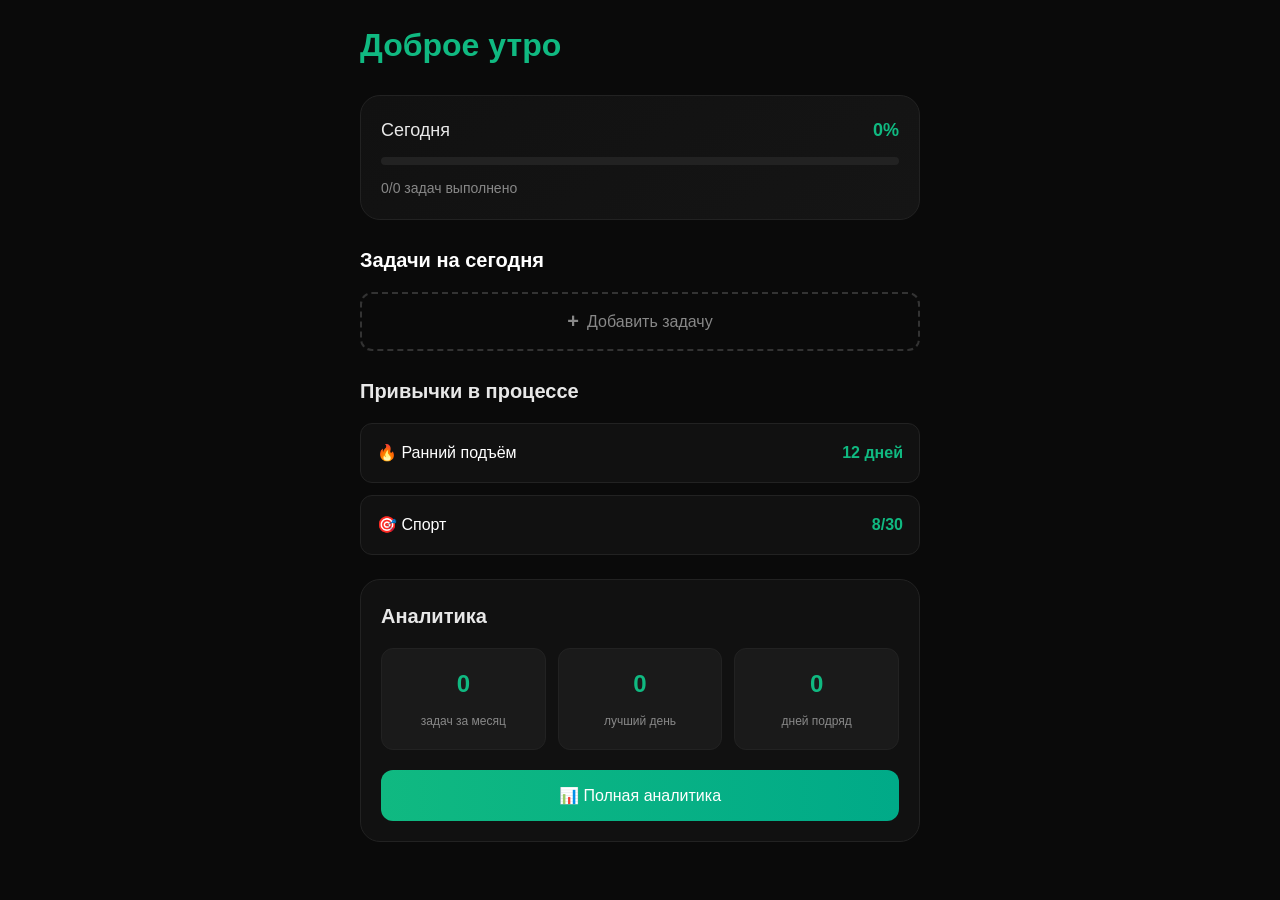
<file: index.html>
<!DOCTYPE html>
<html lang="ru">
<head>
    <meta charset="UTF-8">
    <meta name="viewport" content="width=device-width, initial-scale=1.0">
    <title>Progress — дневник достижений</title>
    <link rel="stylesheet" href="style.css">
    <link rel="manifest" href="manifest.json">
    <meta name="theme-color" content="#0a0a0a">
    <link rel="apple-touch-icon" href="icons/icon-192.png">
</head>
<body>
    <div class="app-container">
        <!-- Шапка -->
        <header class="header">
            <h1 class="greeting">Доброе утро</h1>
            <p class="date" id="currentDate"></p>
        </header>

        <!-- Прогресс дня -->
        <div class="progress-card">
            <div class="progress-header">
                <span class="progress-title">Сегодня</span>
                <span class="progress-percent" id="todayPercent">0%</span>
            </div>
            <div class="progress-bar">
                <div class="progress-fill" id="todayProgress" style="width: 0%"></div>
            </div>
            <div class="progress-stats">
                <span id="completedTasks">0</span>/<span id="totalTasks">0</span> задач выполнено
            </div>
        </div>

        <!-- Список задач -->
        <div class="tasks-section">
            <h2>Задачи на сегодня</h2>
            <div class="tasks-list" id="tasksList">
                <!-- Сюда будут добавляться задачи через JS -->
            </div>
            
            <button class="add-task-btn" id="addTaskBtn">
                <span class="plus-icon">+</span> Добавить задачу
            </button>
        </div>

        <!-- Привычки в процессе -->
        <div class="habits-section">
            <h2>Привычки в процессе</h2>
            <div class="habits-list" id="habitsList">
                <div class="habit-item">
                    <span class="habit-name">🔥 Ранний подъём</span>
                    <span class="habit-streak">12 дней</span>
                </div>
                <div class="habit-item">
                    <span class="habit-name">🎯 Спорт</span>
                    <span class="habit-streak">8/30</span>
                </div>
            </div>
        </div>

        <!-- Быстрая аналитика -->
        <div class="analytics-section">
            <h2>Аналитика</h2>
            <div class="analytics-grid">
                <div class="analytics-card">
                    <span class="analytics-value" id="monthlyTasks">0</span>
                    <span class="analytics-label">задач за месяц</span>
                </div>
                <div class="analytics-card">
                    <span class="analytics-value" id="bestDay">0</span>
                    <span class="analytics-label">лучший день</span>
                </div>
                <div class="analytics-card">
                    <span class="analytics-value" id="streak">0</span>
                    <span class="analytics-label">дней подряд</span>
                </div>
            </div>
            <button class="analytics-btn" onclick="location.href='analytics.html'">
                📊 Полная аналитика
            </button>
        </div>
    </div>

    <!-- Модальное окно для добавления задачи -->
    <div class="modal" id="taskModal">
        <div class="modal-content">
            <h3>Новая задача</h3>
            <input type="text" id="taskInput" placeholder="Например: Позвонить клиенту" autocomplete="off">
            <div class="modal-buttons">
                <button class="modal-cancel" onclick="closeModal()">Отмена</button>
                <button class="modal-save" onclick="addNewTask()">Добавить</button>
            </div>
        </div>
    </div>

    <script src="script.js"></script>
</body>
</html><!-- Иконки для разных устройств (SVG прямо в коде) -->
<link rel="icon" href="data:image/svg+xml,%3Csvg xmlns='http://www.w3.org/2000/svg' viewBox='0 0 32 32'%3E%3Crect width='32' height='32' fill='%230a0a0a'/%3E%3Ccircle cx='16' cy='16' r='12' fill='none' stroke='%2310b981' stroke-width='2'/%3E%3Cpath d='M10 16 L14 20 L22 10' stroke='%2310b981' stroke-width='3' fill='none' stroke-linecap='round' stroke-linejoin='round'/%3E%3C/svg%3E" type="image/svg+xml">
<link rel="apple-touch-icon" href="data:image/svg+xml,%3Csvg xmlns='http://www.w3.org/2000/svg' width='192' height='192' viewBox='0 0 192 192'%3E%3Crect width='192' height='192' fill='%230a0a0a'/%3E%3Ccircle cx='96' cy='96' r='70' fill='none' stroke='%2310b981' stroke-width='8'/%3E%3Cpath d='M60 96 L80 116 L132 64' stroke='%2310b981' stroke-width='12' fill='none' stroke-linecap='round' stroke-linejoin='round'/%3E%3C/svg%3E">
</file>
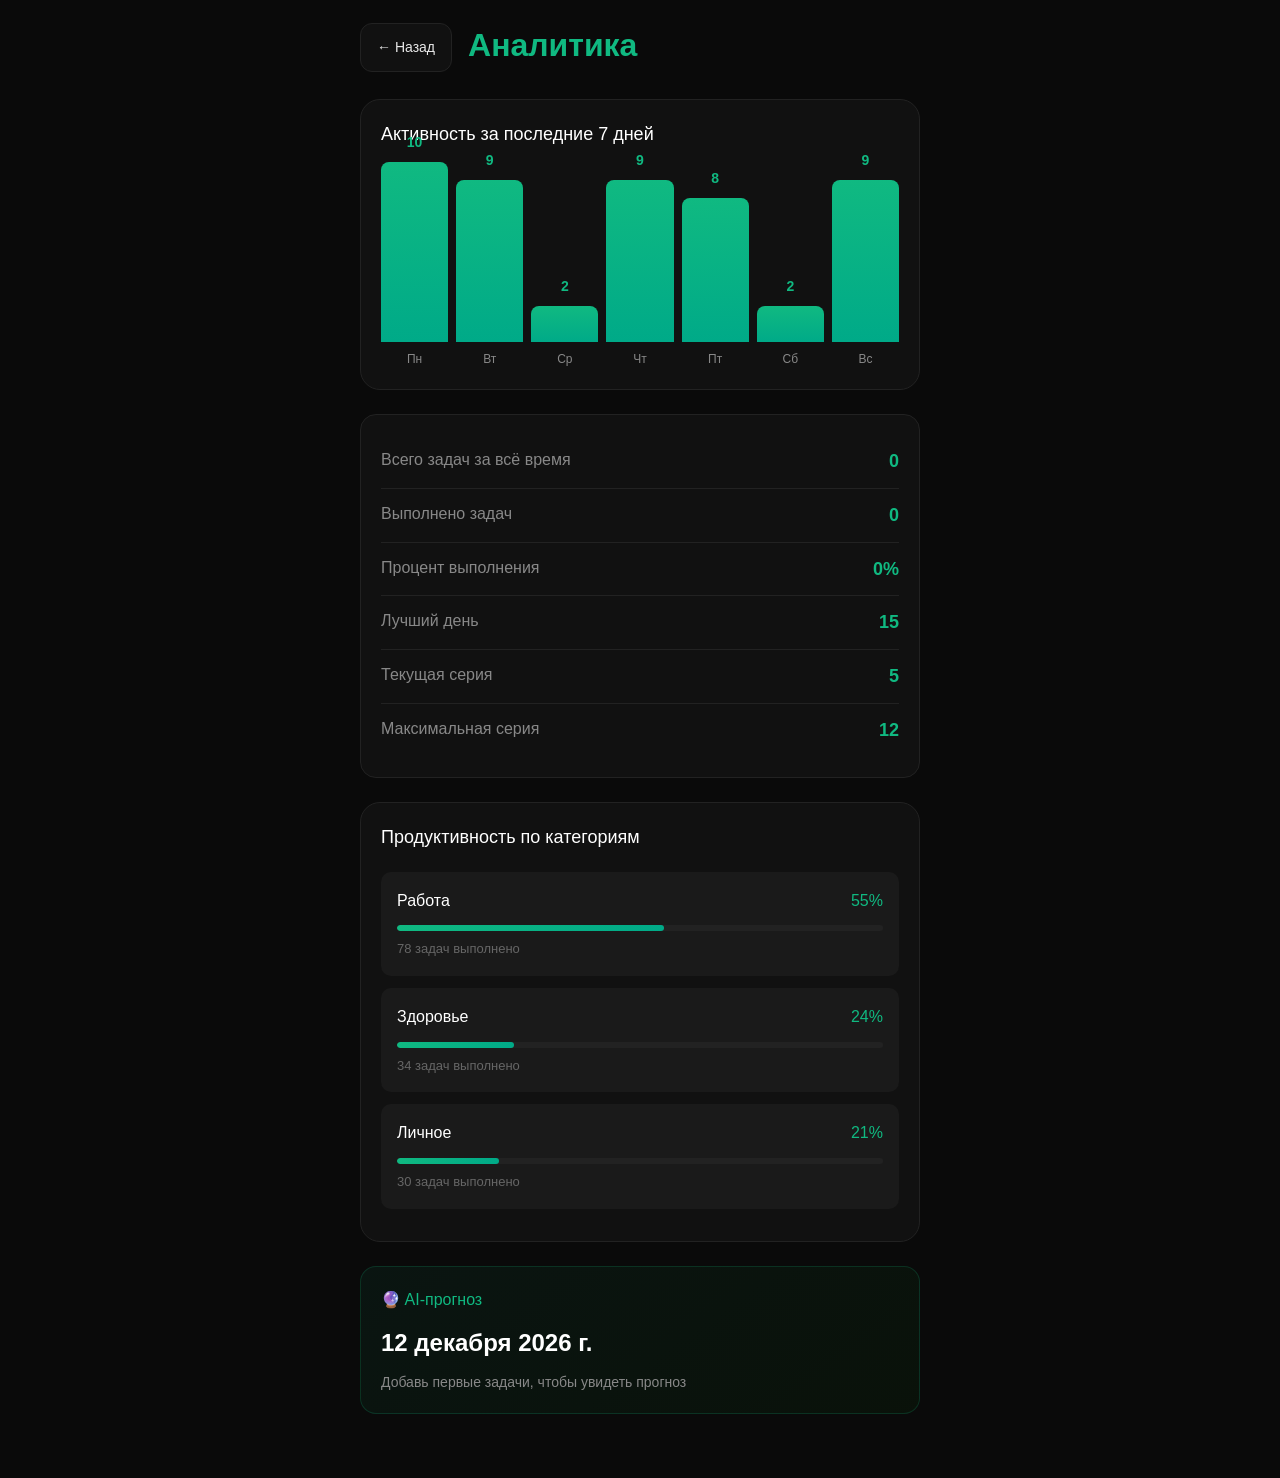
<file: analytics.html>
<!DOCTYPE html>
<html lang="ru">
<head>
    <meta charset="UTF-8">
    <meta name="viewport" content="width=device-width, initial-scale=1.0">
    <title>Progress — Аналитика</title>
    <link rel="stylesheet" href="style.css">
    <link rel="manifest" href="manifest.json">
    <meta name="theme-color" content="#0a0a0a">
    <link rel="icon" href="data:image/svg+xml,%3Csvg xmlns='http://www.w3.org/2000/svg' viewBox='0 0 32 32'%3E%3Crect width='32' height='32' fill='%230a0a0a'/%3E%3Ccircle cx='16' cy='16' r='12' fill='none' stroke='%2310b981' stroke-width='2'/%3E%3Cpath d='M10 16 L14 20 L22 10' stroke='%2310b981' stroke-width='3' fill='none' stroke-linecap='round' stroke-linejoin='round'/%3E%3C/svg%3E" type="image/svg+xml">
    <style>
        /* Дополнительные стили для аналитики */
        .analytics-header {
            display: flex;
            align-items: center;
            gap: 16px;
            margin-bottom: 24px;
        }
        
        .back-btn {
            background: #111;
            border: 1px solid #222;
            border-radius: 12px;
            padding: 12px 16px;
            color: #e8e8e8;
            text-decoration: none;
            font-size: 14px;
            transition: all 0.3s;
        }
        
        .back-btn:hover {
            border-color: #10b981;
            color: #10b981;
        }
        
        .chart-container {
            background: #111;
            border-radius: 20px;
            padding: 20px;
            margin-bottom: 24px;
            border: 1px solid #222;
        }
        
        .chart-title {
            font-size: 18px;
            color: #fff;
            margin-bottom: 20px;
        }
        
        .week-chart {
            display: flex;
            justify-content: space-between;
            align-items: flex-end;
            height: 200px;
            gap: 8px;
        }
        
        .chart-bar-container {
            flex: 1;
            display: flex;
            flex-direction: column;
            align-items: center;
            gap: 8px;
        }
        
        .chart-bar {
            width: 100%;
            background: linear-gradient(180deg, #10b981 0%, #0a8 100%);
            border-radius: 8px 8px 0 0;
            transition: height 1s ease;
            min-height: 4px;
        }
        
        .chart-label {
            font-size: 12px;
            color: #888;
        }
        
        .chart-value {
            font-size: 14px;
            font-weight: 600;
            color: #10b981;
        }
        
        .stats-grid {
            display: grid;
            grid-template-columns: repeat(2, 1fr);
            gap: 16px;
            margin-bottom: 24px;
        }
        
        .stat-card-large {
            background: #111;
            border-radius: 16px;
            padding: 20px;
            border: 1px solid #222;
            grid-column: span 2;
        }
        
        .stat-row {
            display: flex;
            justify-content: space-between;
            padding: 12px 0;
            border-bottom: 1px solid #222;
        }
        
        .stat-row:last-child {
            border-bottom: none;
        }
        
        .stat-name {
            color: #888;
        }
        
        .stat-number {
            color: #10b981;
            font-weight: 600;
            font-size: 18px;
        }
        
        .category-progress {
            background: #1a1a1a;
            border-radius: 10px;
            padding: 16px;
            margin-bottom: 12px;
        }
        
        .category-header {
            display: flex;
            justify-content: space-between;
            margin-bottom: 12px;
        }
        
        .category-name {
            color: #fff;
            font-weight: 500;
        }
        
        .category-percent {
            color: #10b981;
        }
        
        .category-bar {
            height: 6px;
            background: #222;
            border-radius: 3px;
            overflow: hidden;
        }
        
        .category-fill {
            height: 100%;
            background: linear-gradient(90deg, #10b981, #0a8);
            border-radius: 3px;
            transition: width 0.5s ease;
        }
        
        .prediction-card {
            background: linear-gradient(145deg, #10b98110, #0a8a0a10);
            border: 1px solid #10b98130;
            border-radius: 16px;
            padding: 20px;
            margin-bottom: 24px;
        }
        
        .prediction-title {
            color: #10b981;
            font-size: 16px;
            margin-bottom: 12px;
        }
        
        .prediction-date {
            font-size: 24px;
            font-weight: 600;
            color: #fff;
            margin-bottom: 8px;
        }
        
        .prediction-text {
            color: #888;
            font-size: 14px;
        }
    </style>
</head>
<body>
    <div class="app-container">
        <!-- Шапка с кнопкой назад -->
        <div class="analytics-header">
            <a href="javascript:history.back()" class="back-btn">← Назад</a>
            <h1 class="greeting">Аналитика</h1>
        </div>

        <!-- График активности за неделю -->
        <div class="chart-container">
            <div class="chart-title">Активность за последние 7 дней</div>
            <div class="week-chart" id="weekChart">
                <!-- Будет заполнено через JS -->
            </div>
        </div>

        <!-- Ключевые показатели -->
        <div class="stats-grid">
            <div class="stat-card-large">
                <div class="stat-row">
                    <span class="stat-name">Всего задач за всё время</span>
                    <span class="stat-number" id="totalAllTime">0</span>
                </div>
                <div class="stat-row">
                    <span class="stat-name">Выполнено задач</span>
                    <span class="stat-number" id="completedAllTime">0</span>
                </div>
                <div class="stat-row">
                    <span class="stat-name">Процент выполнения</span>
                    <span class="stat-number" id="completionRate">0%</span>
                </div>
                <div class="stat-row">
                    <span class="stat-name">Лучший день</span>
                    <span class="stat-number" id="bestDayEver">0</span>
                </div>
                <div class="stat-row">
                    <span class="stat-name">Текущая серия</span>
                    <span class="stat-number" id="currentStreak">0</span>
                </div>
                <div class="stat-row">
                    <span class="stat-name">Максимальная серия</span>
                    <span class="stat-number" id="maxStreak">0</span>
                </div>
            </div>
        </div>

        <!-- Анализ по категориям -->
        <div class="chart-container">
            <div class="chart-title">Продуктивность по категориям</div>
            <div id="categoriesContainer">
                <!-- Динамические категории -->
            </div>
        </div>

        <!-- Прогноз -->
        <div class="prediction-card" id="predictionCard">
            <div class="prediction-title">🔮 AI-прогноз</div>
            <div class="prediction-date" id="predictionDate">25 марта 2026</div>
            <div class="prediction-text" id="predictionText">При текущем темпе ты достигнешь цели</div>
        </div>
    </div>

    <script src="script.js"></script>
    <script>
        // Данные для графика (последние 7 дней)
        function generateWeekData() {
            const days = ['Пн', 'Вт', 'Ср', 'Чт', 'Пт', 'Сб', 'Вс'];
            const chart = document.getElementById('weekChart');
            
            if (!chart) return;
            
            chart.innerHTML = '';
            
            // Получаем реальные данные из localStorage или генерируем тестовые
            const tasks = JSON.parse(localStorage.getItem('progress-tasks')) || [];
            const completedCount = tasks.filter(t => t.completed).length;
            
            // Генерируем тестовые данные для графика
            days.forEach((day, index) => {
                const value = Math.floor(Math.random() * 10) + 1; // Случайное число от 1 до 10
                const height = value * 18; // Высота столбца
                
                const barContainer = document.createElement('div');
                barContainer.className = 'chart-bar-container';
                
                const barValue = document.createElement('span');
                barValue.className = 'chart-value';
                barValue.textContent = value;
                
                const bar = document.createElement('div');
                bar.className = 'chart-bar';
                bar.style.height = height + 'px';
                
                const label = document.createElement('span');
                label.className = 'chart-label';
                label.textContent = day;
                
                barContainer.appendChild(barValue);
                barContainer.appendChild(bar);
                barContainer.appendChild(label);
                
                chart.appendChild(barContainer);
            });
        }

        // Обновление аналитики
        function updateDetailedAnalytics() {
            const tasks = JSON.parse(localStorage.getItem('progress-tasks')) || [];
            
            // Общая статистика
            const totalTasks = tasks.length;
            const completedTasks = tasks.filter(t => t.completed).length;
            const completionRate = totalTasks === 0 ? 0 : Math.round((completedTasks / totalTasks) * 100);
            
            document.getElementById('totalAllTime').textContent = totalTasks;
            document.getElementById('completedAllTime').textContent = completedTasks;
            document.getElementById('completionRate').textContent = completionRate + '%';
            
            // Тестовые данные для серий
            document.getElementById('currentStreak').textContent = tasks.some(t => !t.completed) ? 3 : 5;
            document.getElementById('maxStreak').textContent = 12;
            document.getElementById('bestDayEver').textContent = 15;
            
            // Категории (тестовые)
            const categories = [
                { name: 'Работа', percent: 55, tasks: 78 },
                { name: 'Здоровье', percent: 24, tasks: 34 },
                { name: 'Личное', percent: 21, tasks: 30 }
            ];
            
            const categoriesContainer = document.getElementById('categoriesContainer');
            categoriesContainer.innerHTML = categories.map(cat => `
                <div class="category-progress">
                    <div class="category-header">
                        <span class="category-name">${cat.name}</span>
                        <span class="category-percent">${cat.percent}%</span>
                    </div>
                    <div class="category-bar">
                        <div class="category-fill" style="width: ${cat.percent}%"></div>
                    </div>
                    <div style="margin-top: 8px; color: #666; font-size: 13px;">${cat.tasks} задач выполнено</div>
                </div>
            `).join('');
            
            // Прогноз
            const today = new Date();
            const futureDate = new Date();
            futureDate.setDate(today.getDate() + 7);
            
            document.getElementById('predictionDate').textContent = futureDate.toLocaleDateString('ru-RU', {
                day: 'numeric',
                month: 'long',
                year: 'numeric'
            });
            
            document.getElementById('predictionText').textContent = 
                totalTasks === 0 ? 
                'Добавь первые задачи, чтобы увидеть прогноз' : 
                'При текущем темпе ты достигнешь цели через 7 дней';
        }

        // Запуск при загрузке
        document.addEventListener('DOMContentLoaded', () => {
            generateWeekData();
            updateDetailedAnalytics();
        });
    </script>
</body>
  </html>
</file>
<file: style.css>
* {
    margin: 0;
    padding: 0;
    box-sizing: border-box;
    font-family: -apple-system, BlinkMacSystemFont, 'Segoe UI', Roboto, sans-serif;
}

body {
    background-color: #0a0a0a;
    color: #e8e8e8;
    line-height: 1.6;
}

.app-container {
    max-width: 600px;
    margin: 0 auto;
    padding: 20px;
    padding-bottom: 40px;
}

/* Шапка */
.header {
    margin-bottom: 24px;
}

.greeting {
    font-size: 32px;
    font-weight: 600;
    color: #10b981;
    margin-bottom: 4px;
}

.date {
    font-size: 16px;
    color: #888;
}

/* Карточка прогресса */
.progress-card {
    background: linear-gradient(145deg, #111 0%, #151515 100%);
    border-radius: 20px;
    padding: 20px;
    margin-bottom: 24px;
    border: 1px solid #222;
}

.progress-header {
    display: flex;
    justify-content: space-between;
    margin-bottom: 12px;
}

.progress-title {
    font-size: 18px;
    font-weight: 500;
}

.progress-percent {
    font-size: 18px;
    font-weight: 600;
    color: #10b981;
}

.progress-bar {
    height: 8px;
    background: #222;
    border-radius: 4px;
    overflow: hidden;
    margin-bottom: 12px;
}

.progress-fill {
    height: 100%;
    background: linear-gradient(90deg, #10b981, #0a8);
    border-radius: 4px;
    transition: width 0.5s ease;
}

.progress-stats {
    font-size: 14px;
    color: #888;
}

/* Секция задач */
.tasks-section {
    margin-bottom: 24px;
}

.tasks-section h2 {
    font-size: 20px;
    margin-bottom: 16px;
    color: #fff;
}

.tasks-list {
    margin-bottom: 16px;
}

.task-item {
    background: #111;
    border-radius: 12px;
    padding: 16px;
    margin-bottom: 10px;
    display: flex;
    align-items: center;
    gap: 12px;
    border: 1px solid #222;
    transition: all 0.3s;
}

.task-item:hover {
    border-color: #10b981;
    transform: translateX(4px);
}

.task-checkbox {
    width: 24px;
    height: 24px;
    border: 2px solid #333;
    border-radius: 6px;
    cursor: pointer;
    display: flex;
    align-items: center;
    justify-content: center;
    color: #10b981;
    font-size: 16px;
    transition: all 0.3s;
}

.task-checkbox.checked {
    background: #10b981;
    border-color: #10b981;
    color: white;
}

.task-text {
    flex: 1;
    font-size: 16px;
}

.task-text.completed {
    text-decoration: line-through;
    color: #666;
}

.delete-task {
    color: #666;
    cursor: pointer;
    padding: 8px;
    transition: color 0.3s;
}

.delete-task:hover {
    color: #ff4444;
}

.add-task-btn {
    width: 100%;
    background: transparent;
    border: 2px dashed #333;
    border-radius: 12px;
    padding: 16px;
    color: #888;
    font-size: 16px;
    cursor: pointer;
    transition: all 0.3s;
    display: flex;
    align-items: center;
    justify-content: center;
    gap: 8px;
}

.add-task-btn:hover {
    border-color: #10b981;
    color: #10b981;
}

.plus-icon {
    font-size: 20px;
    font-weight: bold;
}

/* Привычки */
.habits-section {
    margin-bottom: 24px;
}

.habits-section h2 {
    font-size: 20px;
    margin-bottom: 16px;
}

.habits-list {
    display: flex;
    flex-direction: column;
    gap: 12px;
}

.habit-item {
    background: #111;
    border-radius: 12px;
    padding: 16px;
    display: flex;
    justify-content: space-between;
    border: 1px solid #222;
}

.habit-name {
    color: #fff;
}

.habit-streak {
    color: #10b981;
    font-weight: 600;
}

/* Аналитика */
.analytics-section {
    background: #111;
    border-radius: 20px;
    padding: 20px;
    border: 1px solid #222;
}

.analytics-section h2 {
    font-size: 20px;
    margin-bottom: 16px;
}

.analytics-grid {
    display: grid;
    grid-template-columns: repeat(3, 1fr);
    gap: 12px;
    margin-bottom: 20px;
}

.analytics-card {
    background: #1a1a1a;
    border-radius: 12px;
    padding: 16px 12px;
    text-align: center;
    border: 1px solid #222;
}

.analytics-value {
    display: block;
    font-size: 24px;
    font-weight: 600;
    color: #10b981;
    margin-bottom: 4px;
}

.analytics-label {
    font-size: 12px;
    color: #888;
}

.analytics-btn {
    width: 100%;
    background: linear-gradient(90deg, #10b981, #0a8);
    border: none;
    border-radius: 12px;
    padding: 16px;
    color: white;
    font-size: 16px;
    font-weight: 500;
    cursor: pointer;
    transition: all 0.3s;
    border: none;
}

.analytics-btn:hover {
    transform: translateY(-2px);
    box-shadow: 0 10px 20px rgba(16, 185, 129, 0.3);
}

/* Модальное окно */
.modal {
    display: none;
    position: fixed;
    top: 0;
    left: 0;
    width: 100%;
    height: 100%;
    background: rgba(0, 0, 0, 0.8);
    backdrop-filter: blur(5px);
    justify-content: center;
    align-items: center;
    z-index: 1000;
}

.modal.active {
    display: flex;
}

.modal-content {
    background: #1a1a1a;
    border-radius: 20px;
    padding: 24px;
    width: 90%;
    max-width: 400px;
    border: 1px solid #333;
}

.modal-content h3 {
    margin-bottom: 20px;
    color: #fff;
}

.modal-content input {
    width: 100%;
    background: #111;
    border: 1px solid #333;
    border-radius: 10px;
    padding: 14px;
    color: #fff;
    font-size: 16px;
    margin-bottom: 20px;
}

.modal-content input:focus {
    outline: none;
    border-color: #10b981;
}

.modal-buttons {
    display: flex;
    gap: 12px;
}

.modal-cancel, .modal-save {
    flex: 1;
    padding: 14px;
    border-radius: 10px;
    font-size: 16px;
    cursor: pointer;
    transition: all 0.3s;
    border: none;
}

.modal-cancel {
    background: #222;
    color: #888;
}

.modal-save {
    background: #10b981;
    color: white;
}

.modal-cancel:hover {
    background: #333;
}

.modal-save:hover {
    background: #0a8;
    transform: translateY(-2px);
}
</file>
